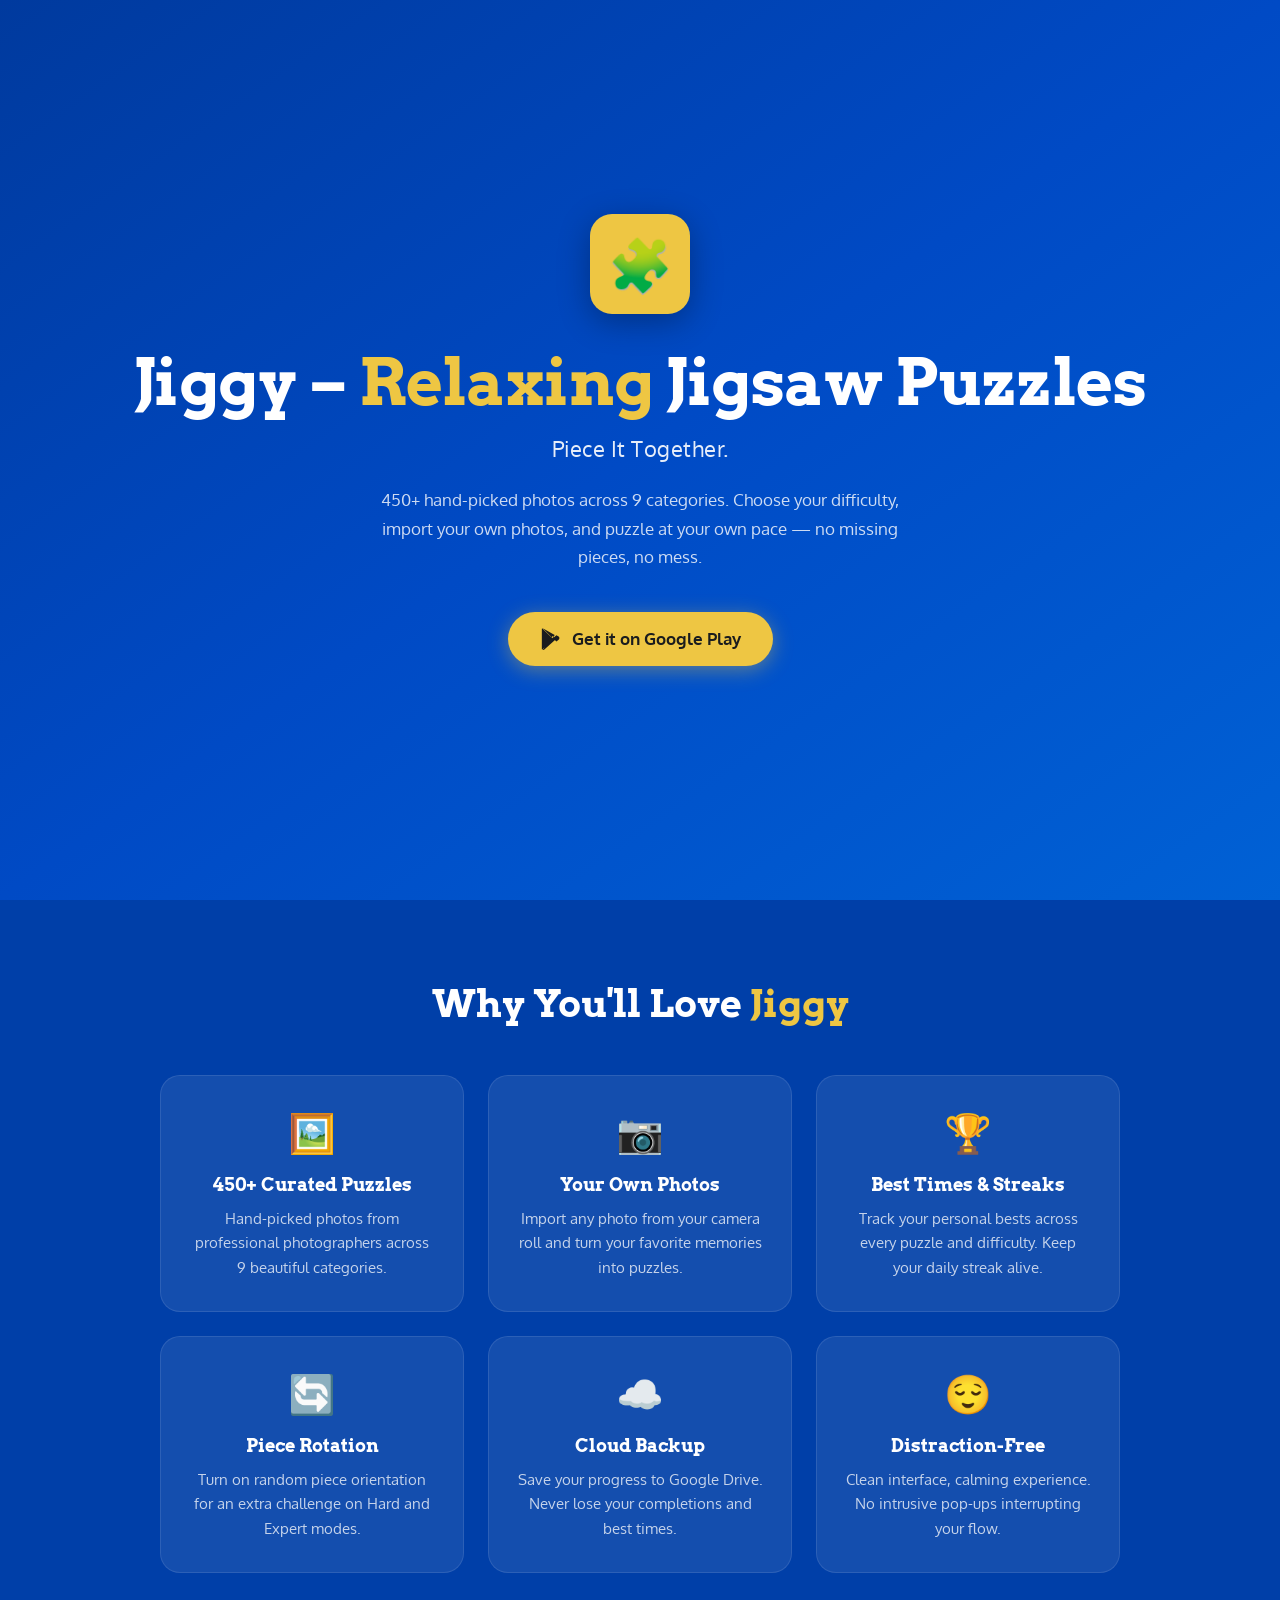
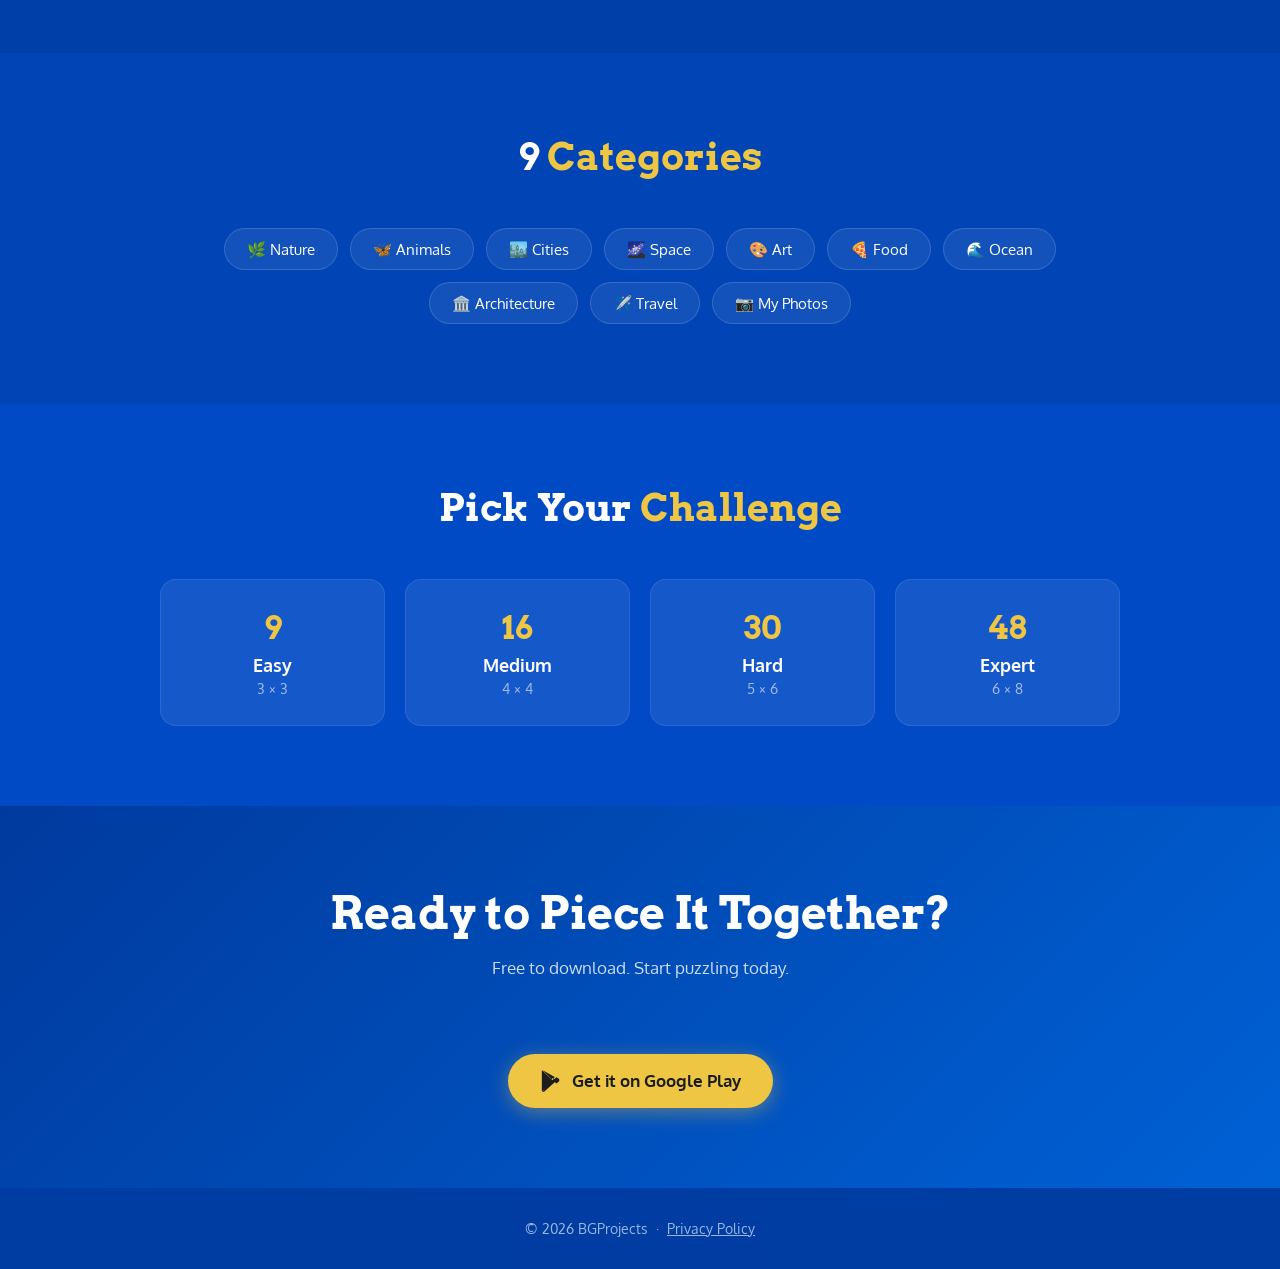
<file: index.html>
<!DOCTYPE html>
<html lang="en">
<head>
    <meta charset="UTF-8" />
    <meta name="viewport" content="width=device-width, initial-scale=1.0" />
    <title>Jiggy – Relaxing Jigsaw Puzzles</title>
    <meta name="description" content="450+ hand-picked jigsaw puzzles across 9 categories. Choose your difficulty, import your own photos, and piece it together at your own pace." />
    <link rel="preconnect" href="https://fonts.googleapis.com" />
    <link rel="preconnect" href="https://fonts.gstatic.com" crossorigin />
    <link href="https://fonts.googleapis.com/css2?family=Oxygen:wght@400;700&family=Arvo:wght@400;700&display=swap" rel="stylesheet" />
    <style>
        *, *::before, *::after { box-sizing: border-box; margin: 0; padding: 0; }

        :root {
            --blue:   #004AC5;
            --blue2:  #0061A4;
            --gold:   #EEC643;
            --white:  #ffffff;
            --dark:   #1A1C1E;
            --card:   rgba(255,255,255,0.08);
        }

        body {
            font-family: 'Oxygen', sans-serif;
            background: var(--blue);
            color: var(--white);
            overflow-x: hidden;
        }

        /* ── Hero ── */
        .hero {
            min-height: 100vh;
            background: linear-gradient(145deg, #003a9e 0%, #004AC5 50%, #0061d5 100%);
            display: flex;
            flex-direction: column;
            align-items: center;
            justify-content: center;
            text-align: center;
            padding: 60px 24px 80px;
            position: relative;
            overflow: hidden;
        }

        .hero::before {
            content: '';
            position: absolute;
            inset: 0;
            background: url('https://images.unsplash.com/photo-1588196749597-9ff075ee6b5b?w=1400&q=60&fit=crop') center/cover no-repeat;
            opacity: 0.08;
        }

        .hero-icon {
            width: 100px;
            height: 100px;
            border-radius: 22px;
            background: var(--gold);
            display: flex;
            align-items: center;
            justify-content: center;
            font-size: 52px;
            margin-bottom: 28px;
            box-shadow: 0 8px 32px rgba(0,0,0,0.3);
            position: relative;
        }

        .hero h1 {
            font-family: 'Arvo', serif;
            font-size: clamp(2.4rem, 6vw, 4rem);
            font-weight: 700;
            letter-spacing: -0.5px;
            position: relative;
        }

        .hero h1 span { color: var(--gold); }

        .hero p.tagline {
            font-size: clamp(1.1rem, 3vw, 1.4rem);
            opacity: 0.9;
            margin-top: 12px;
            letter-spacing: 0.5px;
            position: relative;
        }

        .hero p.description {
            max-width: 560px;
            margin: 24px auto 0;
            font-size: 1.05rem;
            opacity: 0.8;
            line-height: 1.7;
            position: relative;
        }

        .store-btn {
            display: inline-flex;
            align-items: center;
            gap: 10px;
            margin-top: 40px;
            padding: 16px 32px;
            background: var(--gold);
            color: var(--dark);
            font-family: 'Oxygen', sans-serif;
            font-weight: 700;
            font-size: 1.05rem;
            border-radius: 50px;
            text-decoration: none;
            box-shadow: 0 4px 20px rgba(238,198,67,0.4);
            transition: transform 0.2s, box-shadow 0.2s;
            position: relative;
        }

        .store-btn:hover {
            transform: translateY(-2px);
            box-shadow: 0 8px 28px rgba(238,198,67,0.5);
        }

        .store-btn svg { width: 22px; height: 22px; }

        /* ── Sections ── */
        section { padding: 80px 24px; }

        .section-inner {
            max-width: 960px;
            margin: 0 auto;
        }

        .section-title {
            font-family: 'Arvo', serif;
            font-size: clamp(1.6rem, 4vw, 2.4rem);
            font-weight: 700;
            text-align: center;
            margin-bottom: 48px;
        }

        .section-title span { color: var(--gold); }

        /* ── Features ── */
        .features { background: rgba(0,0,0,0.15); }

        .features-grid {
            display: grid;
            grid-template-columns: repeat(auto-fit, minmax(260px, 1fr));
            gap: 24px;
        }

        .feature-card {
            background: var(--card);
            border: 1px solid rgba(255,255,255,0.1);
            border-radius: 20px;
            padding: 32px 28px;
            text-align: center;
            transition: transform 0.2s;
        }

        .feature-card:hover { transform: translateY(-4px); }

        .feature-icon {
            font-size: 2.4rem;
            margin-bottom: 16px;
        }

        .feature-card h3 {
            font-family: 'Arvo', serif;
            font-size: 1.15rem;
            margin-bottom: 10px;
        }

        .feature-card p {
            font-size: 0.95rem;
            opacity: 0.75;
            line-height: 1.6;
        }

        /* ── Categories ── */
        .categories { background: rgba(0,0,0,0.08); }

        .category-pills {
            display: flex;
            flex-wrap: wrap;
            gap: 12px;
            justify-content: center;
        }

        .pill {
            background: var(--card);
            border: 1px solid rgba(255,255,255,0.15);
            border-radius: 50px;
            padding: 10px 22px;
            font-size: 0.95rem;
            display: flex;
            align-items: center;
            gap: 8px;
        }

        /* ── Difficulties ── */
        .difficulties-grid {
            display: grid;
            grid-template-columns: repeat(auto-fit, minmax(200px, 1fr));
            gap: 20px;
        }

        .diff-card {
            background: var(--card);
            border: 1px solid rgba(255,255,255,0.1);
            border-radius: 16px;
            padding: 28px 20px;
            text-align: center;
        }

        .diff-card .pieces {
            font-size: 2rem;
            font-family: 'Arvo', serif;
            color: var(--gold);
            font-weight: 700;
        }

        .diff-card .label {
            font-size: 1.1rem;
            font-weight: 700;
            margin: 6px 0 4px;
        }

        .diff-card .grid-size {
            font-size: 0.85rem;
            opacity: 0.6;
        }

        /* ── CTA ── */
        .cta {
            background: linear-gradient(135deg, #003a9e, #0061d5);
            text-align: center;
            padding: 80px 24px;
        }

        .cta h2 {
            font-family: 'Arvo', serif;
            font-size: clamp(1.8rem, 4vw, 2.8rem);
            margin-bottom: 16px;
        }

        .cta p {
            opacity: 0.8;
            font-size: 1.05rem;
            margin-bottom: 36px;
        }

        /* ── Footer ── */
        footer {
            background: rgba(0,0,0,0.3);
            text-align: center;
            padding: 32px 24px;
            font-size: 0.85rem;
            opacity: 0.6;
        }

        footer a { color: var(--white); }

        @media (max-width: 600px) {
            .hero { padding: 60px 20px 60px; }
            .store-btn { padding: 14px 28px; }
        }
    </style>
</head>
<body>

<!-- ── Hero ── -->
<section class="hero">
    <div class="hero-icon">🧩</div>
    <h1>Jiggy – <span>Relaxing</span> Jigsaw Puzzles</h1>
    <p class="tagline">Piece It Together.</p>
    <p class="description">
        450+ hand-picked photos across 9 categories. Choose your difficulty,
        import your own photos, and puzzle at your own pace — no missing pieces, no mess.
    </p>
    <a class="store-btn" href="https://play.google.com/store/apps/details?id=com.bgprojects.jiggy" target="_blank" rel="noopener">
        <svg viewBox="0 0 24 24" fill="currentColor"><path d="M3.18 23.76c.3.17.64.24.99.19l13.1-11.75L13.77 8.8 3.18 23.76zm17.15-10.99c.52-.38.84-.96.84-1.77s-.32-1.38-.83-1.76l-2.43-1.38-3.8 3.43 3.8 3.43 2.42-1.95zM2.34.28A1.5 1.5 0 0 0 2 1.23v21.54c0 .37.12.69.34.95L14.2 12 2.34.28zm11.43 11.03L2.99.24l13.05 7.41-2.27 3.66z"/></svg>
        Get it on Google Play
    </a>
</section>

<!-- ── Features ── -->
<section class="features">
    <div class="section-inner">
        <h2 class="section-title">Why You'll Love <span>Jiggy</span></h2>
        <div class="features-grid">
            <div class="feature-card">
                <div class="feature-icon">🖼️</div>
                <h3>450+ Curated Puzzles</h3>
                <p>Hand-picked photos from professional photographers across 9 beautiful categories.</p>
            </div>
            <div class="feature-card">
                <div class="feature-icon">📷</div>
                <h3>Your Own Photos</h3>
                <p>Import any photo from your camera roll and turn your favorite memories into puzzles.</p>
            </div>
            <div class="feature-card">
                <div class="feature-icon">🏆</div>
                <h3>Best Times & Streaks</h3>
                <p>Track your personal bests across every puzzle and difficulty. Keep your daily streak alive.</p>
            </div>
            <div class="feature-card">
                <div class="feature-icon">🔄</div>
                <h3>Piece Rotation</h3>
                <p>Turn on random piece orientation for an extra challenge on Hard and Expert modes.</p>
            </div>
            <div class="feature-card">
                <div class="feature-icon">☁️</div>
                <h3>Cloud Backup</h3>
                <p>Save your progress to Google Drive. Never lose your completions and best times.</p>
            </div>
            <div class="feature-card">
                <div class="feature-icon">😌</div>
                <h3>Distraction-Free</h3>
                <p>Clean interface, calming experience. No intrusive pop-ups interrupting your flow.</p>
            </div>
        </div>
    </div>
</section>

<!-- ── Categories ── -->
<section class="categories">
    <div class="section-inner">
        <h2 class="section-title">9 <span>Categories</span></h2>
        <div class="category-pills">
            <div class="pill">🌿 Nature</div>
            <div class="pill">🦋 Animals</div>
            <div class="pill">🏙️ Cities</div>
            <div class="pill">🌌 Space</div>
            <div class="pill">🎨 Art</div>
            <div class="pill">🍕 Food</div>
            <div class="pill">🌊 Ocean</div>
            <div class="pill">🏛️ Architecture</div>
            <div class="pill">✈️ Travel</div>
            <div class="pill">📷 My Photos</div>
        </div>
    </div>
</section>

<!-- ── Difficulties ── -->
<section>
    <div class="section-inner">
        <h2 class="section-title">Pick Your <span>Challenge</span></h2>
        <div class="difficulties-grid">
            <div class="diff-card">
                <div class="pieces">9</div>
                <div class="label">Easy</div>
                <div class="grid-size">3 × 3</div>
            </div>
            <div class="diff-card">
                <div class="pieces">16</div>
                <div class="label">Medium</div>
                <div class="grid-size">4 × 4</div>
            </div>
            <div class="diff-card">
                <div class="pieces">30</div>
                <div class="label">Hard</div>
                <div class="grid-size">5 × 6</div>
            </div>
            <div class="diff-card">
                <div class="pieces">48</div>
                <div class="label">Expert</div>
                <div class="grid-size">6 × 8</div>
            </div>
        </div>
    </div>
</section>

<!-- ── CTA ── -->
<section class="cta">
    <h2>Ready to Piece It Together?</h2>
    <p>Free to download. Start puzzling today.</p>
    <a class="store-btn" href="https://play.google.com/store/apps/details?id=com.bgprojects.jiggy" target="_blank" rel="noopener">
        <svg viewBox="0 0 24 24" fill="currentColor"><path d="M3.18 23.76c.3.17.64.24.99.19l13.1-11.75L13.77 8.8 3.18 23.76zm17.15-10.99c.52-.38.84-.96.84-1.77s-.32-1.38-.83-1.76l-2.43-1.38-3.8 3.43 3.8 3.43 2.42-1.95zM2.34.28A1.5 1.5 0 0 0 2 1.23v21.54c0 .37.12.69.34.95L14.2 12 2.34.28zm11.43 11.03L2.99.24l13.05 7.41-2.27 3.66z"/></svg>
        Get it on Google Play
    </a>
</section>

<!-- ── Footer ── -->
<footer>
    <p>© 2026 BGProjects &nbsp;·&nbsp; <a href="#">Privacy Policy</a></p>
</footer>

</body>
</html>
</file>
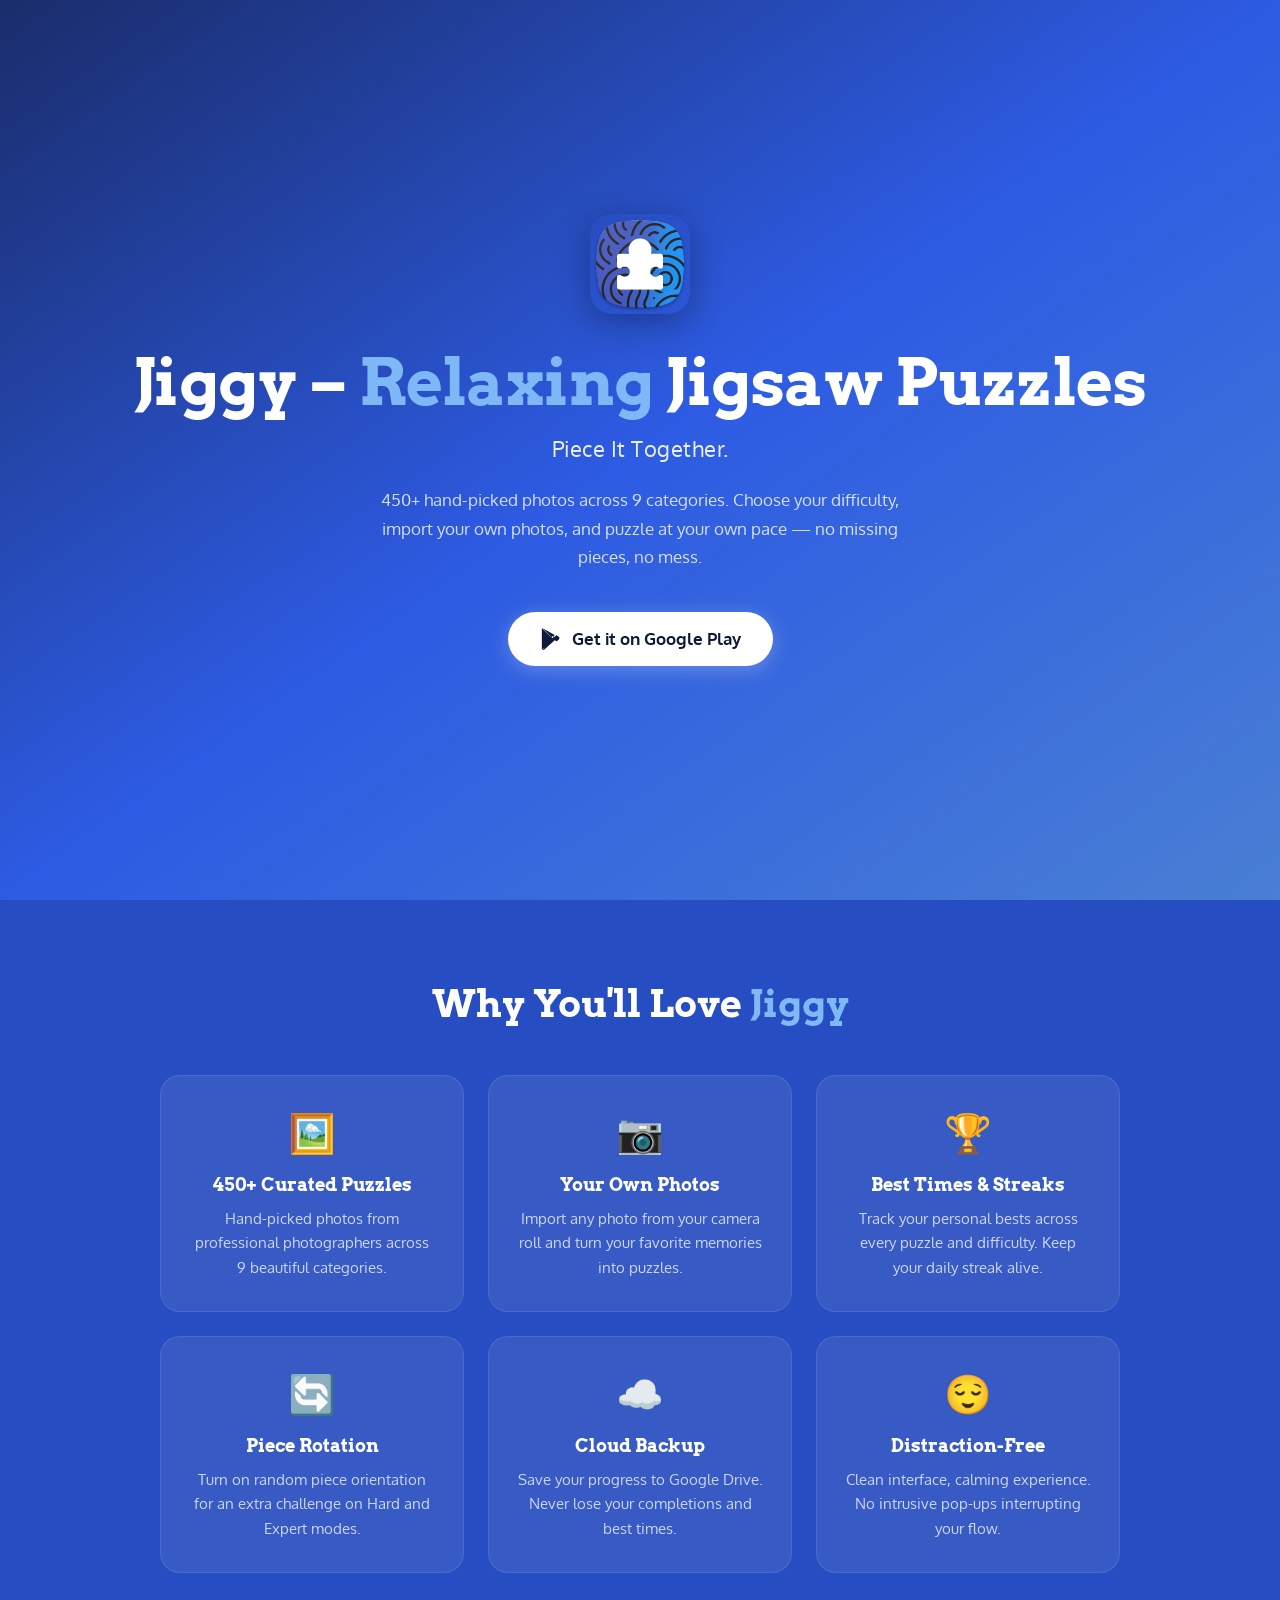
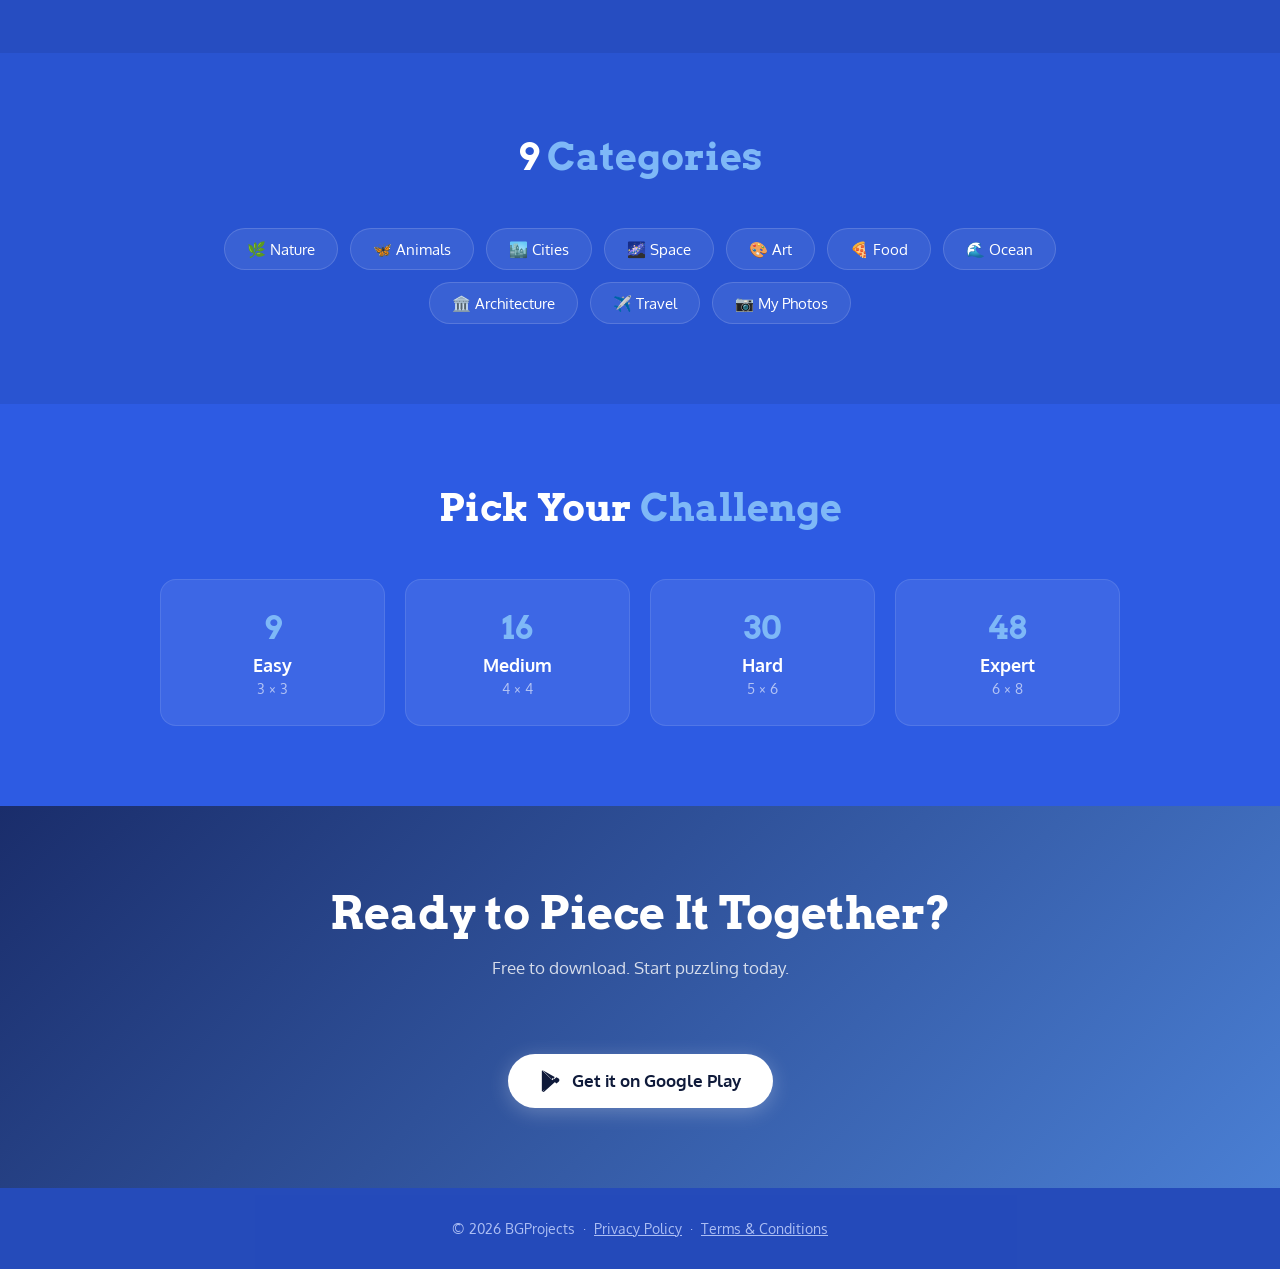
<file: public/index.html>
<!DOCTYPE html>
<html lang="en">
<head>
    <meta charset="UTF-8" />
    <meta name="viewport" content="width=device-width, initial-scale=1.0" />
    <title>Jiggy – Relaxing Jigsaw Puzzles</title>
    <meta name="description" content="450+ hand-picked jigsaw puzzles across 9 categories. Choose your difficulty, import your own photos, and piece it together at your own pace." />
    <link rel="preconnect" href="https://fonts.googleapis.com" />
    <link rel="preconnect" href="https://fonts.gstatic.com" crossorigin />
    <link href="https://fonts.googleapis.com/css2?family=Oxygen:wght@400;700&family=Arvo:wght@400;700&display=swap" rel="stylesheet" />
    <link rel="icon" type="image/png" href="favicon.png" />
    <link rel="stylesheet" href="style.css" />
</head>
<body>

<!-- ── Hero ── -->
<section class="hero">
    <div class="hero-icon"><img src="icon.png" alt="Jiggy app icon" /></div>
    <h1>Jiggy – <span>Relaxing</span> Jigsaw Puzzles</h1>
    <p class="tagline">Piece It Together.</p>
    <p class="description">
        450+ hand-picked photos across 9 categories. Choose your difficulty,
        import your own photos, and puzzle at your own pace — no missing pieces, no mess.
    </p>
    <a class="store-btn" href="https://play.google.com/store/apps/details?id=com.bgprojects.jiggy" target="_blank" rel="noopener">
        <svg viewBox="0 0 24 24" fill="currentColor"><path d="M3.18 23.76c.3.17.64.24.99.19l13.1-11.75L13.77 8.8 3.18 23.76zm17.15-10.99c.52-.38.84-.96.84-1.77s-.32-1.38-.83-1.76l-2.43-1.38-3.8 3.43 3.8 3.43 2.42-1.95zM2.34.28A1.5 1.5 0 0 0 2 1.23v21.54c0 .37.12.69.34.95L14.2 12 2.34.28zm11.43 11.03L2.99.24l13.05 7.41-2.27 3.66z"/></svg>
        Get it on Google Play
    </a>
</section>

<!-- ── Features ── -->
<section class="features">
    <div class="section-inner">
        <h2 class="section-title">Why You'll Love <span>Jiggy</span></h2>
        <div class="features-grid">
            <div class="feature-card">
                <div class="feature-icon">🖼️</div>
                <h3>450+ Curated Puzzles</h3>
                <p>Hand-picked photos from professional photographers across 9 beautiful categories.</p>
            </div>
            <div class="feature-card">
                <div class="feature-icon">📷</div>
                <h3>Your Own Photos</h3>
                <p>Import any photo from your camera roll and turn your favorite memories into puzzles.</p>
            </div>
            <div class="feature-card">
                <div class="feature-icon">🏆</div>
                <h3>Best Times & Streaks</h3>
                <p>Track your personal bests across every puzzle and difficulty. Keep your daily streak alive.</p>
            </div>
            <div class="feature-card">
                <div class="feature-icon">🔄</div>
                <h3>Piece Rotation</h3>
                <p>Turn on random piece orientation for an extra challenge on Hard and Expert modes.</p>
            </div>
            <div class="feature-card">
                <div class="feature-icon">☁️</div>
                <h3>Cloud Backup</h3>
                <p>Save your progress to Google Drive. Never lose your completions and best times.</p>
            </div>
            <div class="feature-card">
                <div class="feature-icon">😌</div>
                <h3>Distraction-Free</h3>
                <p>Clean interface, calming experience. No intrusive pop-ups interrupting your flow.</p>
            </div>
        </div>
    </div>
</section>

<!-- ── Categories ── -->
<section class="categories">
    <div class="section-inner">
        <h2 class="section-title">9 <span>Categories</span></h2>
        <div class="category-pills">
            <div class="pill">🌿 Nature</div>
            <div class="pill">🦋 Animals</div>
            <div class="pill">🏙️ Cities</div>
            <div class="pill">🌌 Space</div>
            <div class="pill">🎨 Art</div>
            <div class="pill">🍕 Food</div>
            <div class="pill">🌊 Ocean</div>
            <div class="pill">🏛️ Architecture</div>
            <div class="pill">✈️ Travel</div>
            <div class="pill">📷 My Photos</div>
        </div>
    </div>
</section>

<!-- ── Difficulties ── -->
<section>
    <div class="section-inner">
        <h2 class="section-title">Pick Your <span>Challenge</span></h2>
        <div class="difficulties-grid">
            <div class="diff-card">
                <div class="pieces">9</div>
                <div class="label">Easy</div>
                <div class="grid-size">3 × 3</div>
            </div>
            <div class="diff-card">
                <div class="pieces">16</div>
                <div class="label">Medium</div>
                <div class="grid-size">4 × 4</div>
            </div>
            <div class="diff-card">
                <div class="pieces">30</div>
                <div class="label">Hard</div>
                <div class="grid-size">5 × 6</div>
            </div>
            <div class="diff-card">
                <div class="pieces">48</div>
                <div class="label">Expert</div>
                <div class="grid-size">6 × 8</div>
            </div>
        </div>
    </div>
</section>

<!-- ── CTA ── -->
<section class="cta">
    <h2>Ready to Piece It Together?</h2>
    <p>Free to download. Start puzzling today.</p>
    <a class="store-btn" href="https://play.google.com/store/apps/details?id=com.bgprojects.jiggy" target="_blank" rel="noopener">
        <svg viewBox="0 0 24 24" fill="currentColor"><path d="M3.18 23.76c.3.17.64.24.99.19l13.1-11.75L13.77 8.8 3.18 23.76zm17.15-10.99c.52-.38.84-.96.84-1.77s-.32-1.38-.83-1.76l-2.43-1.38-3.8 3.43 3.8 3.43 2.42-1.95zM2.34.28A1.5 1.5 0 0 0 2 1.23v21.54c0 .37.12.69.34.95L14.2 12 2.34.28zm11.43 11.03L2.99.24l13.05 7.41-2.27 3.66z"/></svg>
        Get it on Google Play
    </a>
</section>

<!-- ── Footer ── -->
<footer>
    <p>© 2026 BGProjects &nbsp;·&nbsp; <a href="privacy.html">Privacy Policy</a> &nbsp;·&nbsp; <a href="terms.html">Terms &amp; Conditions</a></p>
</footer>

</body>
</html>
</file>
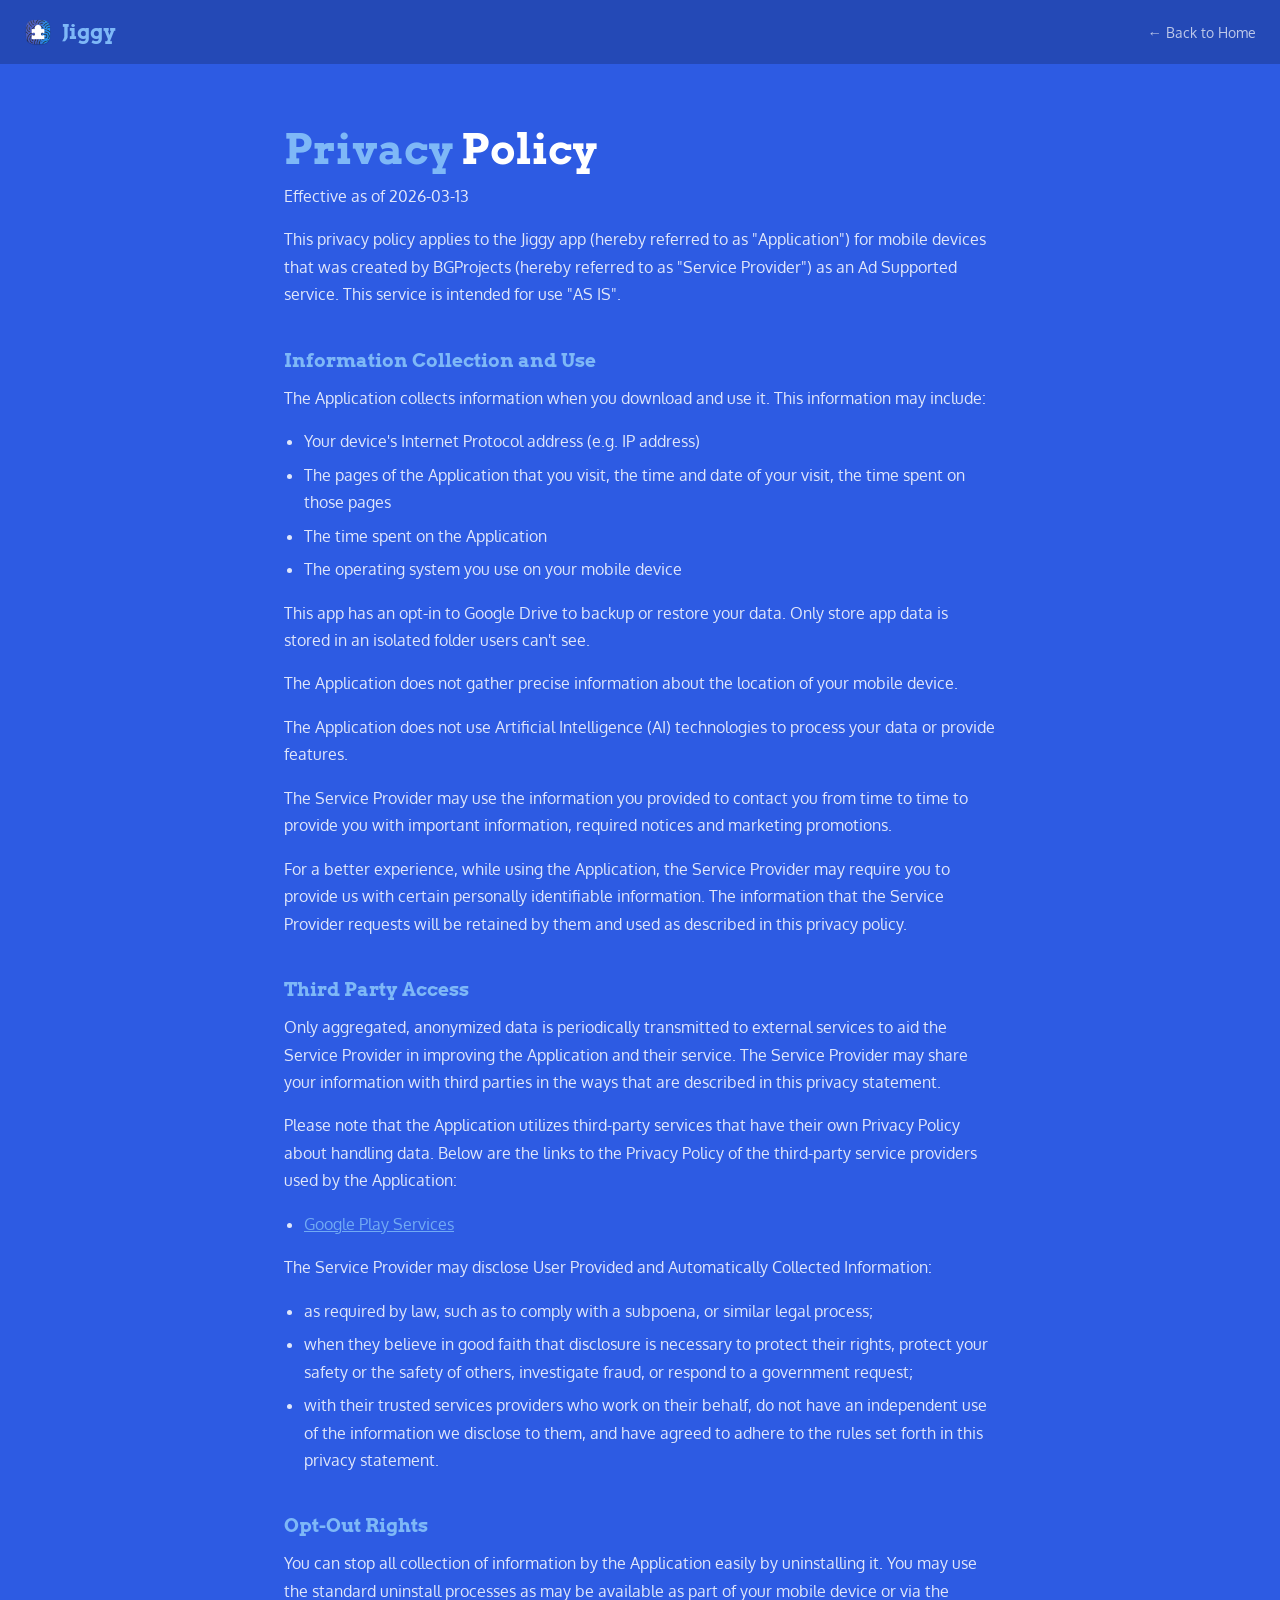
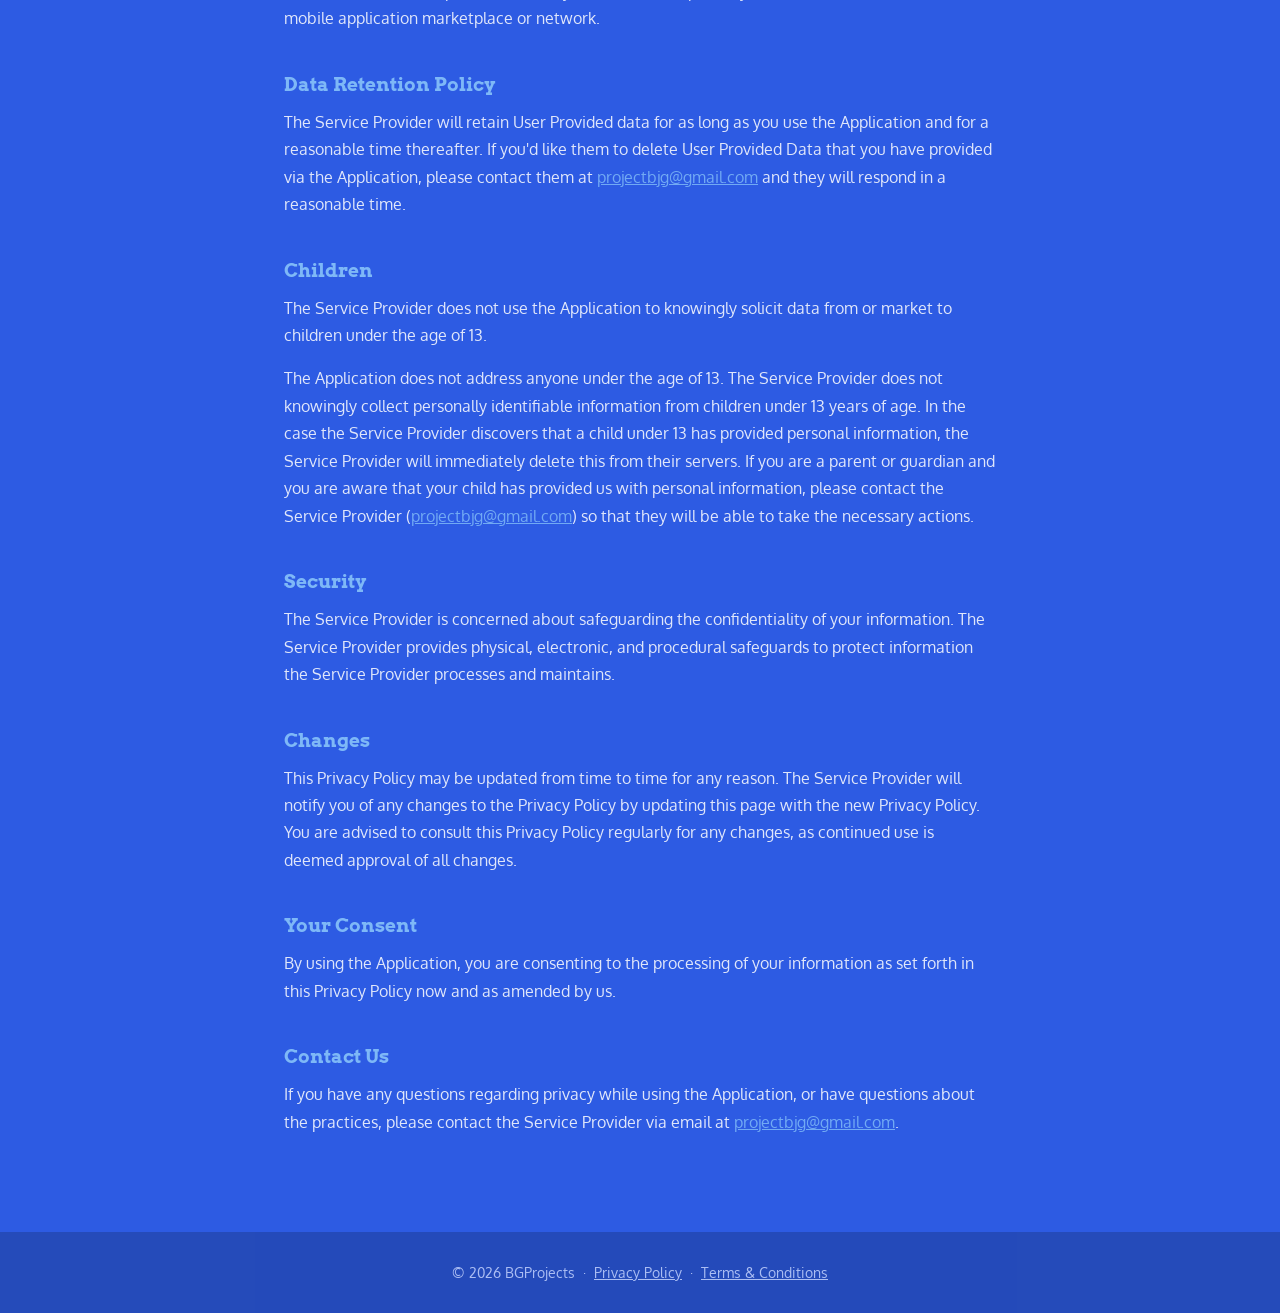
<file: public/privacy.html>
<!DOCTYPE html>
<html lang="en">
<head>
    <meta charset="UTF-8" />
    <meta name="viewport" content="width=device-width, initial-scale=1.0" />
    <title>Privacy Policy – Jiggy</title>
    <meta name="description" content="Privacy Policy for the Jiggy jigsaw puzzle app." />
    <link rel="preconnect" href="https://fonts.googleapis.com" />
    <link rel="preconnect" href="https://fonts.gstatic.com" crossorigin />
    <link href="https://fonts.googleapis.com/css2?family=Oxygen:wght@400;700&family=Arvo:wght@400;700&display=swap" rel="stylesheet" />
    <link rel="icon" type="image/png" href="favicon.png" />
    <link rel="stylesheet" href="style.css" />
</head>
<body>

<nav>
    <a class="brand" href="index.html"><img src="icon.png" alt="Jiggy" style="width:28px;height:28px;border-radius:6px;"> <span>Jiggy</span></a>
    <a class="back" href="index.html">← Back to Home</a>
</nav>

<div class="content">
    <h1><span>Privacy</span> Policy</h1>
    <p class="effective-date">Effective as of 2026-03-13</p>

    <p>This privacy policy applies to the Jiggy app (hereby referred to as "Application") for mobile devices that was created by BGProjects (hereby referred to as "Service Provider") as an Ad Supported service. This service is intended for use "AS IS".</p>

    <h2>Information Collection and Use</h2>
    <p>The Application collects information when you download and use it. This information may include:</p>
    <ul>
        <li>Your device's Internet Protocol address (e.g. IP address)</li>
        <li>The pages of the Application that you visit, the time and date of your visit, the time spent on those pages</li>
        <li>The time spent on the Application</li>
        <li>The operating system you use on your mobile device</li>
    </ul>
    <p>This app has an opt-in to Google Drive to backup or restore your data. Only store app data is stored in an isolated folder users can't see.</p>
    <p>The Application does not gather precise information about the location of your mobile device.</p>
    <p>The Application does not use Artificial Intelligence (AI) technologies to process your data or provide features.</p>
    <p>The Service Provider may use the information you provided to contact you from time to time to provide you with important information, required notices and marketing promotions.</p>
    <p>For a better experience, while using the Application, the Service Provider may require you to provide us with certain personally identifiable information. The information that the Service Provider requests will be retained by them and used as described in this privacy policy.</p>

    <h2>Third Party Access</h2>
    <p>Only aggregated, anonymized data is periodically transmitted to external services to aid the Service Provider in improving the Application and their service. The Service Provider may share your information with third parties in the ways that are described in this privacy statement.</p>
    <p>Please note that the Application utilizes third-party services that have their own Privacy Policy about handling data. Below are the links to the Privacy Policy of the third-party service providers used by the Application:</p>
    <ul>
        <li><a href="https://policies.google.com/privacy" target="_blank" rel="noopener">Google Play Services</a></li>
    </ul>
    <p>The Service Provider may disclose User Provided and Automatically Collected Information:</p>
    <ul>
        <li>as required by law, such as to comply with a subpoena, or similar legal process;</li>
        <li>when they believe in good faith that disclosure is necessary to protect their rights, protect your safety or the safety of others, investigate fraud, or respond to a government request;</li>
        <li>with their trusted services providers who work on their behalf, do not have an independent use of the information we disclose to them, and have agreed to adhere to the rules set forth in this privacy statement.</li>
    </ul>

    <h2>Opt-Out Rights</h2>
    <p>You can stop all collection of information by the Application easily by uninstalling it. You may use the standard uninstall processes as may be available as part of your mobile device or via the mobile application marketplace or network.</p>

    <h2>Data Retention Policy</h2>
    <p>The Service Provider will retain User Provided data for as long as you use the Application and for a reasonable time thereafter. If you'd like them to delete User Provided Data that you have provided via the Application, please contact them at <a href="mailto:projectbjg@gmail.com">projectbjg@gmail.com</a> and they will respond in a reasonable time.</p>

    <h2>Children</h2>
    <p>The Service Provider does not use the Application to knowingly solicit data from or market to children under the age of 13.</p>
    <p>The Application does not address anyone under the age of 13. The Service Provider does not knowingly collect personally identifiable information from children under 13 years of age. In the case the Service Provider discovers that a child under 13 has provided personal information, the Service Provider will immediately delete this from their servers. If you are a parent or guardian and you are aware that your child has provided us with personal information, please contact the Service Provider (<a href="mailto:projectbjg@gmail.com">projectbjg@gmail.com</a>) so that they will be able to take the necessary actions.</p>

    <h2>Security</h2>
    <p>The Service Provider is concerned about safeguarding the confidentiality of your information. The Service Provider provides physical, electronic, and procedural safeguards to protect information the Service Provider processes and maintains.</p>

    <h2>Changes</h2>
    <p>This Privacy Policy may be updated from time to time for any reason. The Service Provider will notify you of any changes to the Privacy Policy by updating this page with the new Privacy Policy. You are advised to consult this Privacy Policy regularly for any changes, as continued use is deemed approval of all changes.</p>

    <h2>Your Consent</h2>
    <p>By using the Application, you are consenting to the processing of your information as set forth in this Privacy Policy now and as amended by us.</p>

    <h2>Contact Us</h2>
    <p>If you have any questions regarding privacy while using the Application, or have questions about the practices, please contact the Service Provider via email at <a href="mailto:projectbjg@gmail.com">projectbjg@gmail.com</a>.</p>
</div>

<footer>
    <p>© 2026 BGProjects &nbsp;·&nbsp; <a href="privacy.html">Privacy Policy</a> &nbsp;·&nbsp; <a href="terms.html">Terms &amp; Conditions</a></p>
</footer>

</body>
</html>
</file>
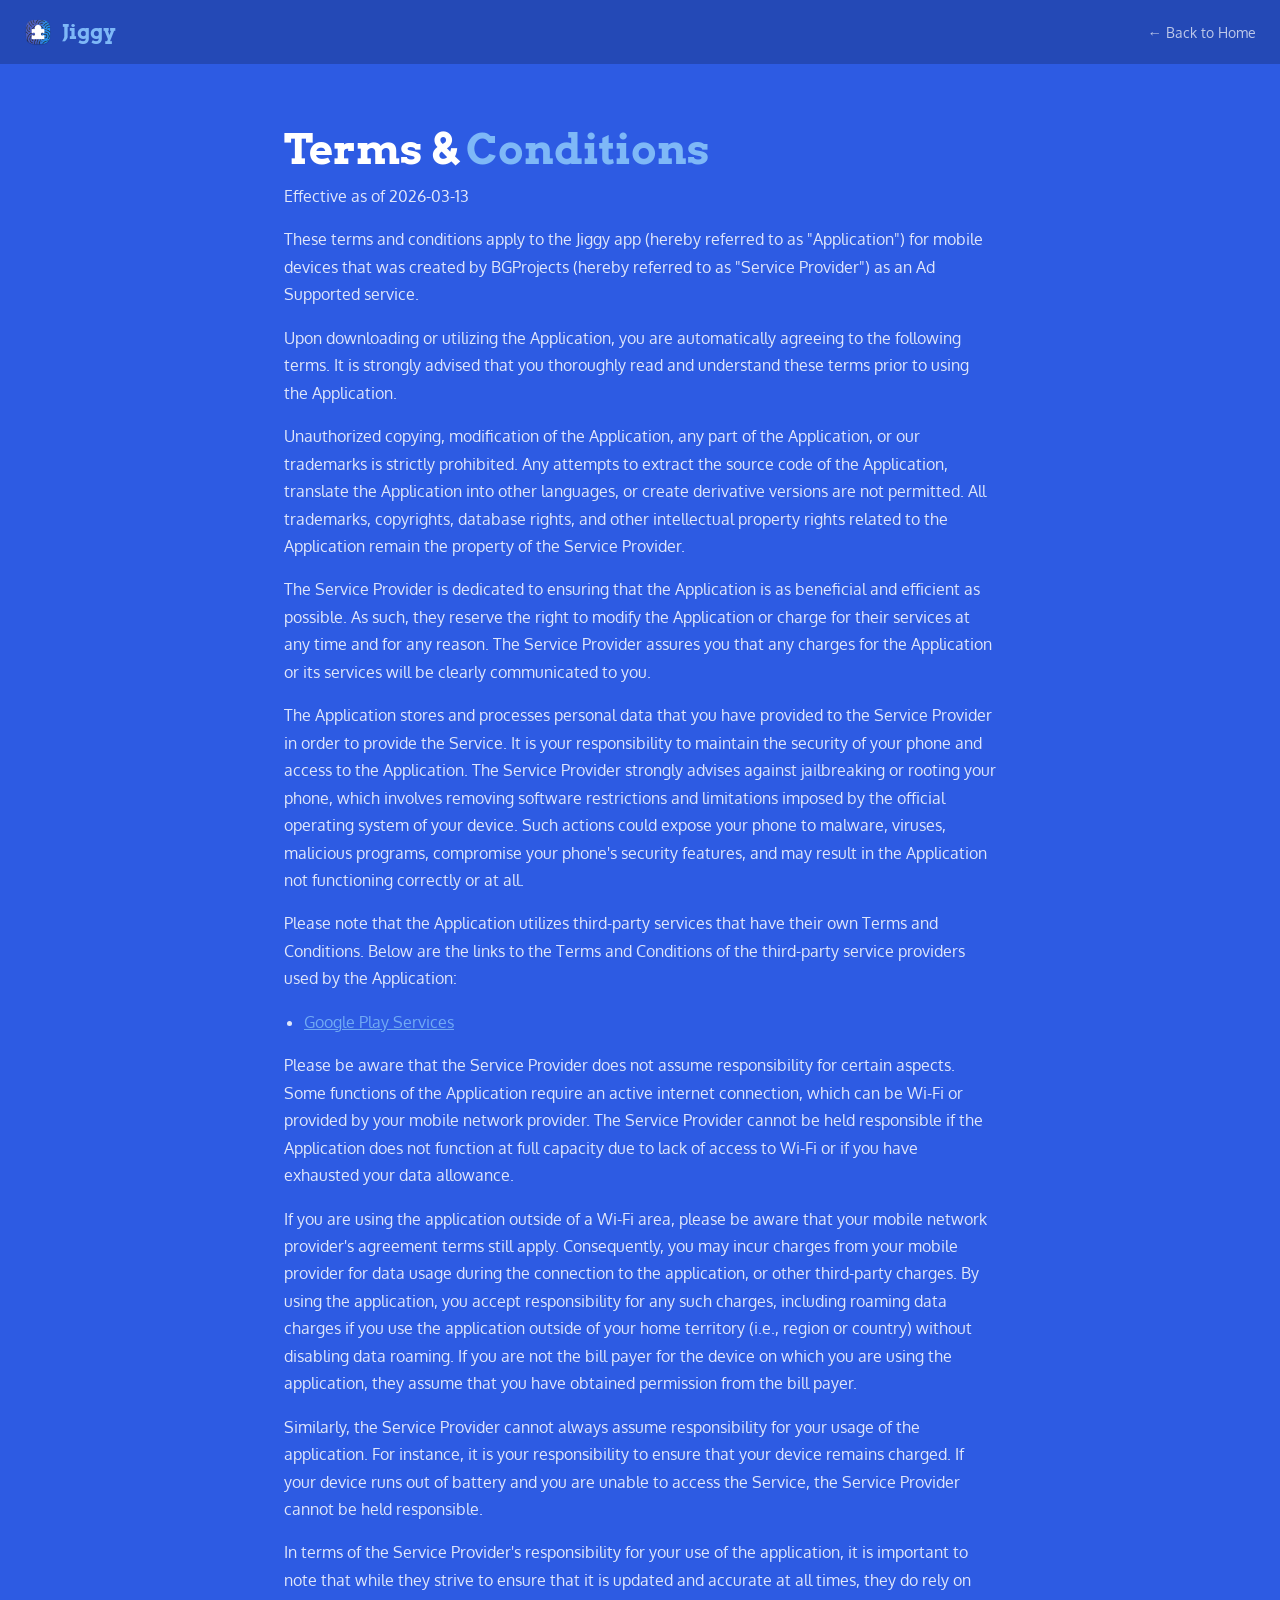
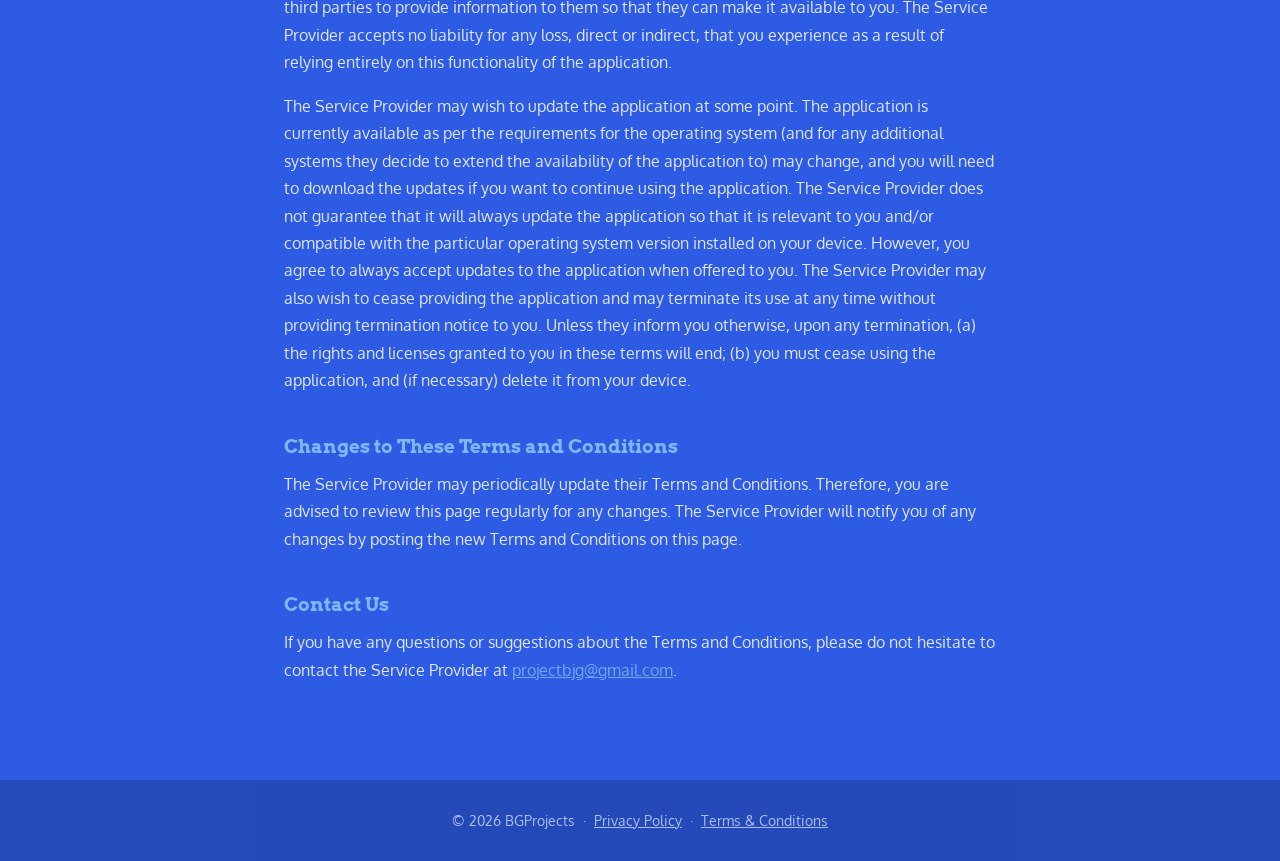
<file: public/terms.html>
<!DOCTYPE html>
<html lang="en">
<head>
    <meta charset="UTF-8" />
    <meta name="viewport" content="width=device-width, initial-scale=1.0" />
    <title>Terms &amp; Conditions – Jiggy</title>
    <meta name="description" content="Terms and Conditions for the Jiggy jigsaw puzzle app." />
    <link rel="preconnect" href="https://fonts.googleapis.com" />
    <link rel="preconnect" href="https://fonts.gstatic.com" crossorigin />
    <link href="https://fonts.googleapis.com/css2?family=Oxygen:wght@400;700&family=Arvo:wght@400;700&display=swap" rel="stylesheet" />
    <link rel="icon" type="image/png" href="favicon.png" />
    <link rel="stylesheet" href="style.css" />
</head>
<body>

<nav>
    <a class="brand" href="index.html"><img src="icon.png" alt="Jiggy" style="width:28px;height:28px;border-radius:6px;"> <span>Jiggy</span></a>
    <a class="back" href="index.html">← Back to Home</a>
</nav>

<div class="content">
    <h1>Terms &amp; <span>Conditions</span></h1>
    <p class="effective-date">Effective as of 2026-03-13</p>

    <p>These terms and conditions apply to the Jiggy app (hereby referred to as "Application") for mobile devices that was created by BGProjects (hereby referred to as "Service Provider") as an Ad Supported service.</p>

    <p>Upon downloading or utilizing the Application, you are automatically agreeing to the following terms. It is strongly advised that you thoroughly read and understand these terms prior to using the Application.</p>

    <p>Unauthorized copying, modification of the Application, any part of the Application, or our trademarks is strictly prohibited. Any attempts to extract the source code of the Application, translate the Application into other languages, or create derivative versions are not permitted. All trademarks, copyrights, database rights, and other intellectual property rights related to the Application remain the property of the Service Provider.</p>

    <p>The Service Provider is dedicated to ensuring that the Application is as beneficial and efficient as possible. As such, they reserve the right to modify the Application or charge for their services at any time and for any reason. The Service Provider assures you that any charges for the Application or its services will be clearly communicated to you.</p>

    <p>The Application stores and processes personal data that you have provided to the Service Provider in order to provide the Service. It is your responsibility to maintain the security of your phone and access to the Application. The Service Provider strongly advises against jailbreaking or rooting your phone, which involves removing software restrictions and limitations imposed by the official operating system of your device. Such actions could expose your phone to malware, viruses, malicious programs, compromise your phone's security features, and may result in the Application not functioning correctly or at all.</p>

    <p>Please note that the Application utilizes third-party services that have their own Terms and Conditions. Below are the links to the Terms and Conditions of the third-party service providers used by the Application:</p>
    <ul>
        <li><a href="https://policies.google.com/terms" target="_blank" rel="noopener">Google Play Services</a></li>
    </ul>

    <p>Please be aware that the Service Provider does not assume responsibility for certain aspects. Some functions of the Application require an active internet connection, which can be Wi-Fi or provided by your mobile network provider. The Service Provider cannot be held responsible if the Application does not function at full capacity due to lack of access to Wi-Fi or if you have exhausted your data allowance.</p>

    <p>If you are using the application outside of a Wi-Fi area, please be aware that your mobile network provider's agreement terms still apply. Consequently, you may incur charges from your mobile provider for data usage during the connection to the application, or other third-party charges. By using the application, you accept responsibility for any such charges, including roaming data charges if you use the application outside of your home territory (i.e., region or country) without disabling data roaming. If you are not the bill payer for the device on which you are using the application, they assume that you have obtained permission from the bill payer.</p>

    <p>Similarly, the Service Provider cannot always assume responsibility for your usage of the application. For instance, it is your responsibility to ensure that your device remains charged. If your device runs out of battery and you are unable to access the Service, the Service Provider cannot be held responsible.</p>

    <p>In terms of the Service Provider's responsibility for your use of the application, it is important to note that while they strive to ensure that it is updated and accurate at all times, they do rely on third parties to provide information to them so that they can make it available to you. The Service Provider accepts no liability for any loss, direct or indirect, that you experience as a result of relying entirely on this functionality of the application.</p>

    <p>The Service Provider may wish to update the application at some point. The application is currently available as per the requirements for the operating system (and for any additional systems they decide to extend the availability of the application to) may change, and you will need to download the updates if you want to continue using the application. The Service Provider does not guarantee that it will always update the application so that it is relevant to you and/or compatible with the particular operating system version installed on your device. However, you agree to always accept updates to the application when offered to you. The Service Provider may also wish to cease providing the application and may terminate its use at any time without providing termination notice to you. Unless they inform you otherwise, upon any termination, (a) the rights and licenses granted to you in these terms will end; (b) you must cease using the application, and (if necessary) delete it from your device.</p>

    <h2>Changes to These Terms and Conditions</h2>
    <p>The Service Provider may periodically update their Terms and Conditions. Therefore, you are advised to review this page regularly for any changes. The Service Provider will notify you of any changes by posting the new Terms and Conditions on this page.</p>

    <h2>Contact Us</h2>
    <p>If you have any questions or suggestions about the Terms and Conditions, please do not hesitate to contact the Service Provider at <a href="mailto:projectbjg@gmail.com">projectbjg@gmail.com</a>.</p>
</div>

<footer>
    <p>© 2026 BGProjects &nbsp;·&nbsp; <a href="privacy.html">Privacy Policy</a> &nbsp;·&nbsp; <a href="terms.html">Terms &amp; Conditions</a></p>
</footer>

</body>
</html>
</file>
<file: public/style.css>
*, *::before, *::after { box-sizing: border-box; margin: 0; padding: 0; }

:root {
    --blue:   #2D5BE3;
    --blue2:  #1A2D6B;
    --accent: #7EB8F7;
    --white:  #ffffff;
    --dark:   #0F1A3A;
    --card:   rgba(255,255,255,0.08);
}

body {
    font-family: 'Oxygen', sans-serif;
    background: var(--blue);
    color: var(--white);
    overflow-x: hidden;
}

/* ── Nav ── */
nav {
    background: rgba(0,0,0,0.2);
    padding: 18px 24px;
    display: flex;
    align-items: center;
    justify-content: space-between;
}

nav a.brand {
    font-family: 'Arvo', serif;
    font-size: 1.3rem;
    font-weight: 700;
    color: var(--white);
    text-decoration: none;
    display: flex;
    align-items: center;
    gap: 10px;
}

nav a.brand span { color: var(--accent); }

nav a.back {
    font-size: 0.9rem;
    color: rgba(255,255,255,0.7);
    text-decoration: none;
}

nav a.back:hover { color: var(--white); }

/* ── Footer ── */
footer {
    background: rgba(0,0,0,0.3);
    text-align: center;
    padding: 32px 24px;
    font-size: 0.85rem;
    opacity: 0.6;
}

footer a { color: var(--white); }

/* ── Store button ── */
.store-btn {
    display: inline-flex;
    align-items: center;
    gap: 10px;
    margin-top: 40px;
    padding: 16px 32px;
    background: var(--white);
    color: var(--dark);
    font-family: 'Oxygen', sans-serif;
    font-weight: 700;
    font-size: 1.05rem;
    border-radius: 50px;
    text-decoration: none;
    box-shadow: 0 4px 20px rgba(255,255,255,0.25);
    transition: transform 0.2s, box-shadow 0.2s;
    position: relative;
}

.store-btn:hover {
    transform: translateY(-2px);
    box-shadow: 0 8px 28px rgba(255,255,255,0.3);
}

.store-btn svg { width: 22px; height: 22px; }

/* ── Sections ── */
section { padding: 80px 24px; }

.section-inner {
    max-width: 960px;
    margin: 0 auto;
}

.section-title {
    font-family: 'Arvo', serif;
    font-size: clamp(1.6rem, 4vw, 2.4rem);
    font-weight: 700;
    text-align: center;
    margin-bottom: 48px;
}

.section-title span { color: var(--accent); }

/* ── Hero ── */
.hero {
    min-height: 100vh;
    background: linear-gradient(145deg, #1A2D6B 0%, #2D5BE3 50%, #4A7FD4 100%);
    display: flex;
    flex-direction: column;
    align-items: center;
    justify-content: center;
    text-align: center;
    padding: 60px 24px 80px;
    position: relative;
    overflow: hidden;
}

.hero::before {
    content: '';
    position: absolute;
    inset: 0;
    background: url('https://images.unsplash.com/photo-1588196749597-9ff075ee6b5b?w=1400&q=60&fit=crop') center/cover no-repeat;
    opacity: 0.08;
}

.hero-icon {
    width: 100px;
    height: 100px;
    border-radius: 22px;
    margin-bottom: 28px;
    box-shadow: 0 8px 32px rgba(0,0,0,0.3);
    position: relative;
    overflow: hidden;
}

.hero-icon img {
    width: 100%;
    height: 100%;
    object-fit: cover;
    display: block;
}

.hero h1 {
    font-family: 'Arvo', serif;
    font-size: clamp(2.4rem, 6vw, 4rem);
    font-weight: 700;
    letter-spacing: -0.5px;
    position: relative;
}

.hero h1 span { color: var(--accent); }

.hero p.tagline {
    font-size: clamp(1.1rem, 3vw, 1.4rem);
    opacity: 0.9;
    margin-top: 12px;
    letter-spacing: 0.5px;
    position: relative;
}

.hero p.description {
    max-width: 560px;
    margin: 24px auto 0;
    font-size: 1.05rem;
    opacity: 0.8;
    line-height: 1.7;
    position: relative;
}

/* ── Features ── */
.features { background: rgba(0,0,0,0.15); }

.features-grid {
    display: grid;
    grid-template-columns: repeat(auto-fit, minmax(260px, 1fr));
    gap: 24px;
}

.feature-card {
    background: var(--card);
    border: 1px solid rgba(255,255,255,0.1);
    border-radius: 20px;
    padding: 32px 28px;
    text-align: center;
    transition: transform 0.2s;
}

.feature-card:hover { transform: translateY(-4px); }

.feature-icon {
    font-size: 2.4rem;
    margin-bottom: 16px;
}

.feature-card h3 {
    font-family: 'Arvo', serif;
    font-size: 1.15rem;
    margin-bottom: 10px;
}

.feature-card p {
    font-size: 0.95rem;
    opacity: 0.75;
    line-height: 1.6;
}

/* ── Categories ── */
.categories { background: rgba(0,0,0,0.08); }

.category-pills {
    display: flex;
    flex-wrap: wrap;
    gap: 12px;
    justify-content: center;
}

.pill {
    background: var(--card);
    border: 1px solid rgba(255,255,255,0.15);
    border-radius: 50px;
    padding: 10px 22px;
    font-size: 0.95rem;
    display: flex;
    align-items: center;
    gap: 8px;
}

/* ── Difficulties ── */
.difficulties-grid {
    display: grid;
    grid-template-columns: repeat(auto-fit, minmax(200px, 1fr));
    gap: 20px;
}

.diff-card {
    background: var(--card);
    border: 1px solid rgba(255,255,255,0.1);
    border-radius: 16px;
    padding: 28px 20px;
    text-align: center;
}

.diff-card .pieces {
    font-size: 2rem;
    font-family: 'Arvo', serif;
    color: var(--accent);
    font-weight: 700;
}

.diff-card .label {
    font-size: 1.1rem;
    font-weight: 700;
    margin: 6px 0 4px;
}

.diff-card .grid-size {
    font-size: 0.85rem;
    opacity: 0.6;
}

/* ── CTA ── */
.cta {
    background: linear-gradient(135deg, #1A2D6B, #4A7FD4);
    text-align: center;
    padding: 80px 24px;
}

.cta h2 {
    font-family: 'Arvo', serif;
    font-size: clamp(1.8rem, 4vw, 2.8rem);
    margin-bottom: 16px;
}

.cta p {
    opacity: 0.8;
    font-size: 1.05rem;
    margin-bottom: 36px;
}

/* ── Document pages (privacy, terms) ── */
.content {
    max-width: 760px;
    margin: 0 auto;
    padding: 60px 24px 80px;
}

.content h1 {
    font-family: 'Arvo', serif;
    font-size: clamp(1.8rem, 4vw, 2.6rem);
    font-weight: 700;
    margin-bottom: 8px;
}

.content h1 span { color: var(--accent); }

.effective-date {
    font-size: 0.9rem;
    opacity: 0.6;
    margin-bottom: 48px;
}

.content h2 {
    font-family: 'Arvo', serif;
    font-size: 1.2rem;
    color: var(--accent);
    margin: 40px 0 12px;
}

.content p {
    font-size: 0.98rem;
    line-height: 1.75;
    opacity: 0.85;
    margin-bottom: 16px;
}

.content ul {
    margin: 0 0 16px 20px;
}

.content ul li {
    font-size: 0.98rem;
    line-height: 1.75;
    opacity: 0.85;
    margin-bottom: 6px;
}

.content a {
    color: var(--accent);
    text-decoration: underline;
}

/* ── Responsive ── */
@media (max-width: 600px) {
    .hero { padding: 60px 20px 60px; }
    .store-btn { padding: 14px 28px; }
}
</file>
